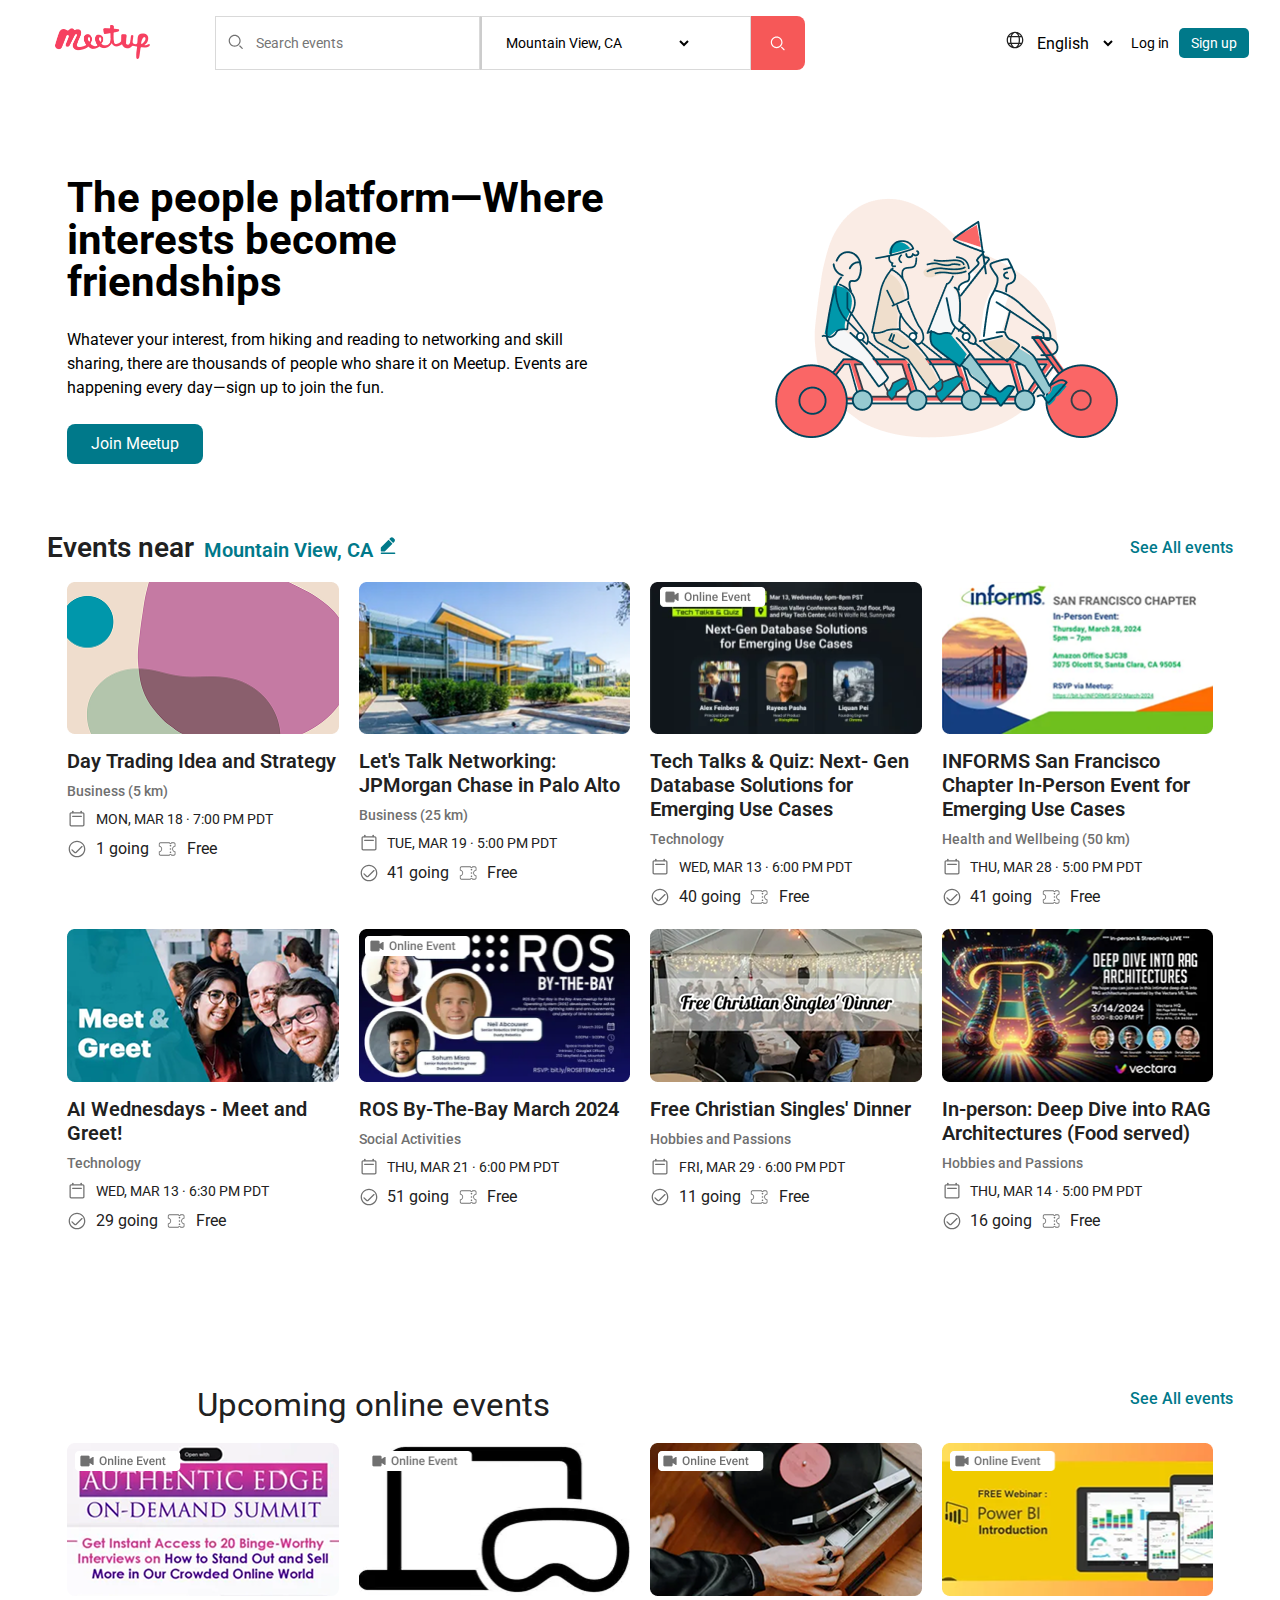
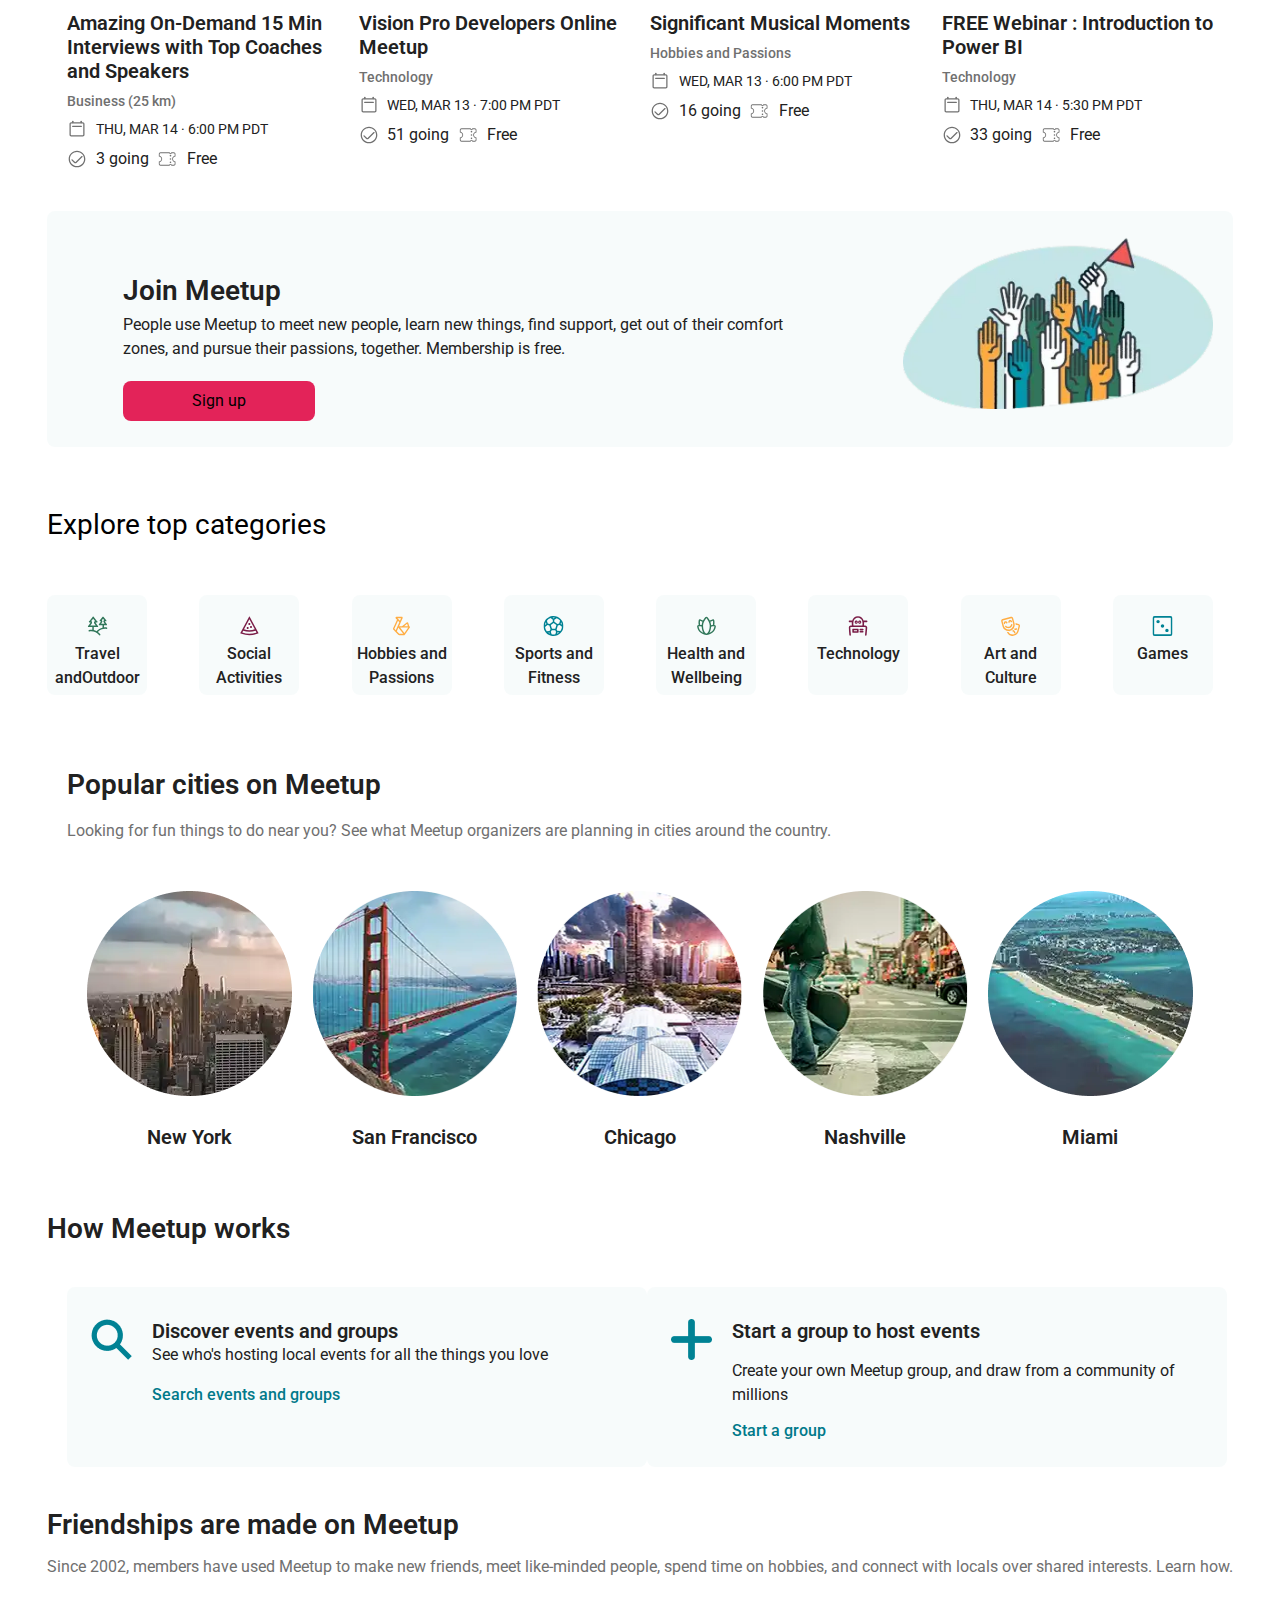
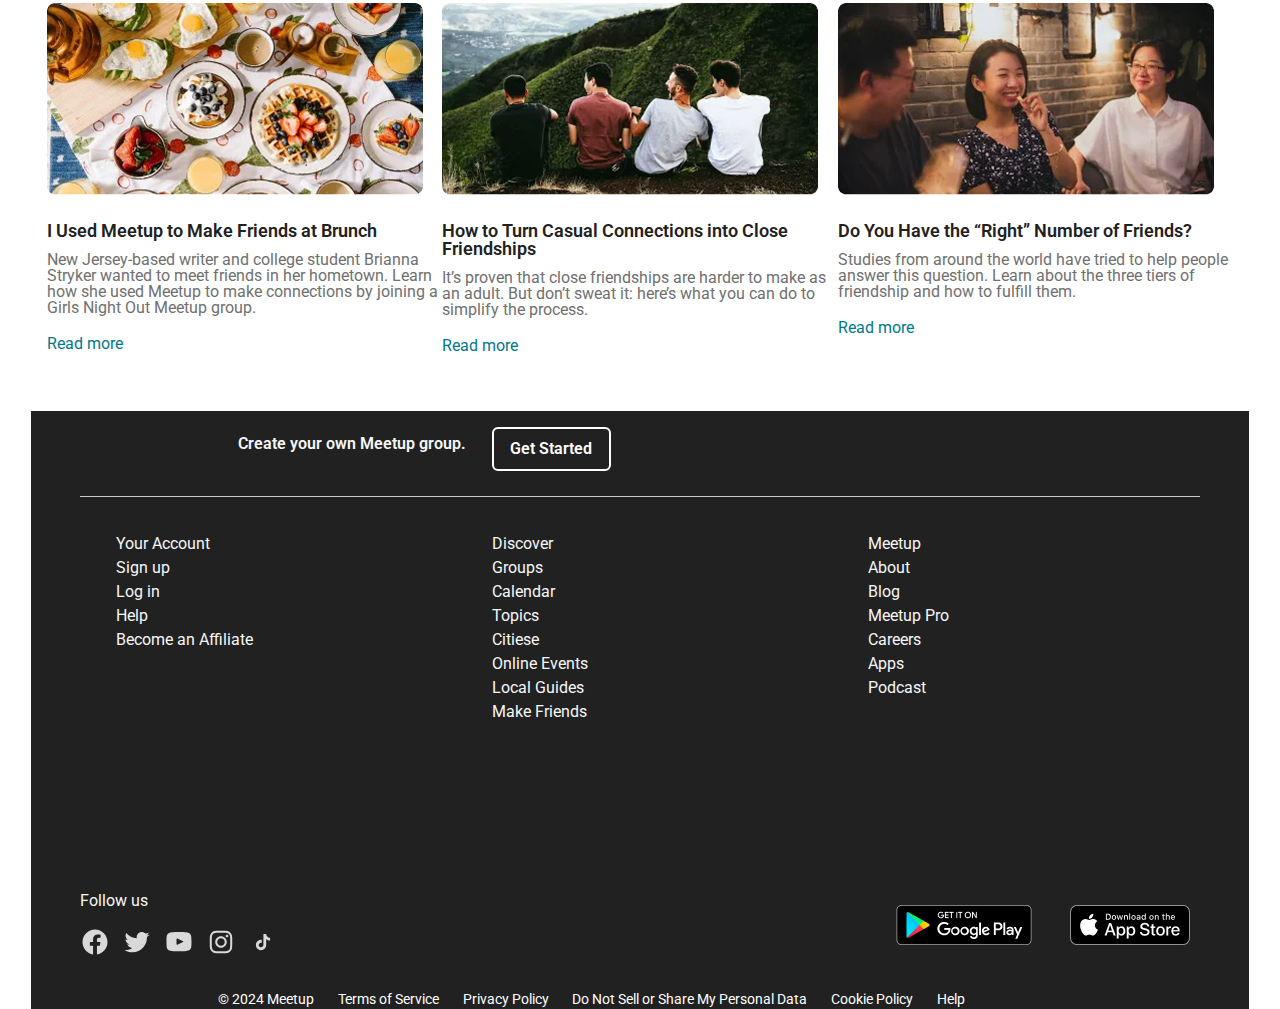
<file: index.html>
<!DOCTYPE html>
<html lang="en">
  <head>
    <meta charset="UTF-8" />
    <link rel="stylesheet" href="/styles/style.css" />
    <link
      href="https://fonts.googleapis.com/css2?family=Inter:ital,opsz,wght@0,14..32,100..900;1,14..32,100..900&family=Open+Sans:ital,wght@0,300..800;1,300..800&family=Roboto:ital,wght@0,100..900;1,100..900&display=swap"
      rel="stylesheet"
    />
    <meta name="viewport" content="width=device-width, initial-scale=1.0" />
    <title>Main</title>
  </head>
  <body>
    <div class="wrapper">
      <header class="header">
        <div class="header_container">
         <div class="option">
          <a class="header_logo" href="#">
            <img src="/assets/img/Link - Meetup logo@2x.png" alt="LogoMeetup"/></a>
         </div>
          <div class="header_search">
            <form action="#" class="search_form">
              <div class="search_group search_group--search">
                <label for="search-input">
                  <img src="/assets/svg/SVG.svg" alt="Search" />
                </label>
                <input
                  id="search-input"
                  class="search_input"
                  placeholder="Search events"
                  type="text"
                />
              </div>
              <div class="search_group search_group--states">
                <select class="search_select" id="states-select">
                  <option value="">Mountain View, CA</option>
                  <option value="state1">State1</option>
                  <option value="state2">State2</option>
                  <option value="state3">State3</option>
                </select>
              </div>
              <button type="submit" class="search_button">
                <img src="/assets/svg/Vector — копия.svg" alt="" />
              </button>
            </form>
          </div>

          <div class="header_options">
            <div class="header_language language-selector">
              <label for="language-selector">
                <img src="/assets/svg/Vector.svg" alt="vector" />
              </label>
              <select id="language-selector" class="language-selector_dropdown">
                <option value="en">English</option>
                <option value="de">Deutch</option>
                <option value="sp">Spanish</option>
              </select>
            </div>
            <div class="header_auth auth">
              <a href="#" class="auth_login">Log in</a>
              <a href="#" class="auth_signup auth_signup--text">Sign up</a>
            </div>
          </div>
        </div>
      </header>
     
     
     
      <main class="page">
        <div class="title__container">
          <div class="main_text">
            <h1>The people platform—Where interests become friendships</h1>

            <p>
              Whatever your interest, from hiking and reading to networking and
              skill sharing, there are thousands of people who share it on
              Meetup. Events are happening every day—sign up to join the fun.
            </p>
           <a href="http://127.0.0.1:5500/events.html"><button class="join_Button">Join Meetup</button></a> 
          </div>

          <div class="image__container">
            <img src="/assets/img/irl_event.svg fill.png" alt="" />
          </div>
        </div>

        <div class="menu_main">
          <div class="left-content">
            <h3 class="event">Events near</h3>
            <div class="location">
              <a class="mountain" href="">Mountain View, CA</a>
              <img src="/assets/svg/Link → SVG.svg" alt="" />
            </div>
          </div>
          <a class="allevent" href="">See All events</a>
        </div>

        <div class="event-grid">
          <div class="event-card">
            <img src="/assets/img/Link1.png" alt="event1" />
            <h4 class="title_card">Day Trading Idea and Strategy</h4>
            <p class="distance_card">Business (5 km)</p>
            <div class="schedule">
              <img src="/assets/svg/date.svg" alt="date" />
              <p>Mon, Mar 18 · 7:00 PM PDT</p>
            </div>
            <div class="ticket_card">
              <img src="/assets/svg/around.svg" alt="around" />
              <p>1 going</p>
              <img src="/assets/svg/stick.svg" alt="" />
              <p>Free</p>
            </div>
          </div>

          <div class="event-card">
            <img src="/assets/img/Link2.png" alt="event2" />
            <h4 class="title_card">
              Let's Talk Networking: JPMorgan Chase in Palo Alto
            </h4>
            <p class="distance_card">Business (25 km)</p>
            <div class="schedule">
              <img src="/assets/svg/date.svg" alt="date" />
              <p>Tue, Mar 19 · 5:00 PM PDT</p>
            </div>
            <div class="ticket_card">
              <img src="/assets/svg/around.svg" alt="around" />
              <p>41 going</p>
              <img src="/assets/svg/stick.svg" alt="" />
              <p>Free</p>
            </div>
          </div>

          <div class="event-card">
            <img src="/assets/img/Link3.png" alt="event3" />
            <h4 class="title_card">
              Tech Talks & Quiz: Next- Gen Database Solutions for Emerging Use
              Cases
            </h4>
            <p class="distance_card">Technology</p>
            <div class="schedule">
              <img src="/assets/svg/date.svg" alt="date" />
              <p>Wed, Mar 13 · 6:00 PM PDT</p>
            </div>
            <div class="ticket_card">
              <img src="/assets/svg/around.svg" alt="around" />
              <p>40 going</p>
              <img src="/assets/svg/stick.svg" alt="" />
              <p>Free</p>
            </div>
          </div>

          <div class="event-card">
            <img src="/assets/img/Link4.png" alt="event4" />
            <h4 class="title_card">
              INFORMS San Francisco Chapter In-Person Event for Emerging Use
              Cases
            </h4>
            <p class="distance_card">Health and Wellbeing (50 km)</p>
            <div class="schedule">
              <img src="/assets/svg/date.svg" alt="date" />
              <p>Thu, Mar 28 · 5:00 PM PDT</p>
            </div>
            <div class="ticket_card">
              <img src="/assets/svg/around.svg" alt="around" />
              <p>41 going</p>
              <img src="/assets/svg/stick.svg" alt="" />
              <p>Free</p>
            </div>
          </div>

          <div class="event-card">
            <img src="/assets/img/Link5.png" alt="event5" />
            <h4 class="title_card">AI Wednesdays - Meet and Greet!</h4>
            <p class="distance_card">Technology</p>
            <div class="schedule">
              <img src="/assets/svg/date.svg" alt="date" />
              <p>Wed, Mar 13 · 6:30 PM PDT</p>
            </div>
            <div class="ticket_card">
              <img src="/assets/svg/around.svg" alt="around" />
              <p>29 going</p>
              <img src="/assets/svg/stick.svg" alt="" />
              <p>Free</p>
            </div>
          </div>

          <div class="event-card">
            <img src="/assets/img/Link6.png" alt="event6" />
            <h4 class="title_card">ROS By-The-Bay March 2024</h4>
            <p class="distance_card">Social Activities</p>
            <div class="schedule">
              <img src="/assets/svg/date.svg" alt="date" />
              <p>Thu, Mar 21 · 6:00 PM PDT</p>
            </div>
            <div class="ticket_card">
              <img src="/assets/svg/around.svg" alt="around" />
              <p>51 going</p>
              <img src="/assets/svg/stick.svg" alt="" />
              <p>Free</p>
            </div>
          </div>

          <div class="event-card">
            <img src="/assets/img/Link7.png" alt="event7" />
            <h4 class="title_card">Free Christian Singles' Dinner</h4>
            <p class="distance_card">Hobbies and Passions</p>
            <div class="schedule">
              <img src="/assets/svg/date.svg" alt="date" />
              <p>Fri, Mar 29 · 6:00 PM PDT</p>
            </div>
            <div class="ticket_card">
              <img src="/assets/svg/around.svg" alt="around" />
              <p>11 going</p>
              <img src="/assets/svg/stick.svg" alt="" />
              <p>Free</p>
            </div>
          </div>

          <div class="event-card">
            <img src="/assets/img/Link8.png" alt="event8" />
            <h4 class="title_card">
              In-person: Deep Dive into RAG Architectures (Food served)
            </h4>
            <p class="distance_card">Hobbies and Passions</p>
            <div class="schedule">
              <img src="/assets/svg/date.svg" alt="date" />
              <p>Thu, Mar 14 · 5:00 PM PDT</p>
            </div>
            <div class="ticket_card">
              <img src="/assets/svg/around.svg" alt="around" />
              <p>16 going</p>
              <img src="/assets/svg/stick.svg" alt="" />
              <p>Free</p>
            </div>
          </div>
        </div>

        <div class="main_menu2">
         <div class="event_1-main">
          <h3>Upcoming online events</h3>
         </div> 
          <a class="allevent1" href="">See All events</a>
        </div>

        <div class="event-grid">
          <div class="event-card">
            <img src="/assets/img/Link9.png" alt="event9" />
            <h4 class="title_card">
              Amazing On-Demand 15 Min Interviews with Top Coaches and Speakers
            </h4>
            <p class="distance_card">Business (25 km)</p>
            <div class="schedule">
              <img src="/assets/svg/date.svg" alt="date" />
              <p>Thu, Mar 14 · 6:00 PM PDT</p>
            </div>
            <div class="ticket_card">
              <img src="/assets/svg/around.svg" alt="around" />
              <p>3 going</p>
              <img src="/assets/svg/stick.svg" alt="" />
              <p>Free</p>
            </div>
          </div>

          <div class="event-card">
            <img src="/assets/img/Link10.png" alt="event10" />
            <h4 class="title_card">Vision Pro Developers Online Meetup</h4>
            <p class="distance_card">Technology</p>
            <div class="schedule">
              <img src="/assets/svg/date.svg" alt="date" />
              <p>Wed, Mar 13 · 7:00 PM PDT</p>
            </div>
            <div class="ticket_card">
              <img src="/assets/svg/around.svg" alt="around" />
              <p>51 going</p>
              <img src="/assets/svg/stick.svg" alt="" />
              <p>Free</p>
            </div>
          </div>

          <div class="event-card">
            <img src="/assets/img/Link11.png" alt="event11" />
            <h4 class="title_card">Significant Musical Moments</h4>
            <p class="distance_card">Hobbies and Passions</p>
            <div class="schedule">
              <img src="/assets/svg/date.svg" alt="date" />
              <p>Wed, Mar 13 · 6:00 PM PDT</p>
            </div>
            <div class="ticket_card">
              <img src="/assets/svg/around.svg" alt="around" />
              <p>16 going</p>
              <img src="/assets/svg/stick.svg" alt="" />
              <p>Free</p>
            </div>
          </div>

          <div class="event-card">
            <img src="/assets/img/Link12.png" alt="event12" />
            <h4 class="title_card">FREE Webinar : Introduction to Power BI</h4>
            <p class="distance_card">Technology</p>
            <div class="schedule">
              <img src="/assets/svg/date.svg" alt="date" />
              <p>Thu, Mar 14 · 5:30 PM PDT</p>
            </div>
            <div class="ticket_card">
              <img src="/assets/svg/around.svg" alt="around" />
              <p>33 going</p>
              <img src="/assets/svg/stick.svg" alt="" />
              <p>Free</p>
            </div>
          </div>
        </div>
        <div class="join_Meetup">
            <div class="left_site">
                <h3 class="title_join--Meetup">Join Meetup</h3>
                <p class="text_join--Meetup">
                  People use Meetup to meet new people, learn new things, find
                  support, get out of their comfort zones, and pursue their passions,
                  together. Membership is free.
                </p>
                <button class="join_signup">Sign up</button>
            </div>
          <div class="image_meetup">
            <img src="/assets/img/image (1).png" alt="">
            </div>
        </div>
         <div class="type_events">
          <div class="type_title"><h4>Explore top categories</h4></div>
            <div class="type_events-category">
                
              <div class="icon">
              <img src="/assets/svg/travel_and_outdoor.svg.svg" alt="outdoor">
              <p class="type_p">Travel andOutdoor</p>
              </div>

              <div class="icon">
              <img src="/assets/svg/social_activities.svg.svg" alt="activities">
              <p class="type_p">Social Activities</p>
              </div>

              <div class="icon">
              <img src="/assets/svg/hobbies_and_passions.svg.svg" alt="hobbies">
              <p class="type_p">Hobbies and Passions</p>
              </div>

              <div class="icon">
              <img src="/assets/svg/sports_and_fitness.svg.svg" alt="sports">
              <p class="type_p">Sports and Fitness</p>
              </div>

              <div class="icon">
              <img src="/assets/svg/health_and_wellness.svg.svg" alt="health">
              <p class="type_p">Health and Wellbeing</p>
              </div>

              <div class="icon">
              <img src="/assets/svg/technology.svg.svg" alt="Technology">
              <p class="type_p">Technology</p>
              </div>

              <div class="icon">
              <img src="/assets/svg/art_and_culture.svg.svg" alt="Culture">
              <p class="type_p">Art and Culture</p>
              </div>

              <div class="icon">
              <img src="/assets/svg/games.svg.svg" alt="Games">
              <p class="type_p">Games</p></div> 
              </div>
        </div>
       
       
        <div class="popular_cities">
            <div class="popular_cities--main">
              <h3 class="popular_cities--title">Popular cities on Meetup</h3>
              <p class="popular_cities--text">Looking for fun things to do near you? See what Meetup organizers are planning in cities around the country.</p>
            </div>
    
            <div class="images_cytes">

                <div>
                    <img class="cytes_photo" src="/assets/img/Link → new_york.webp.png" alt="New York">
                    <h4 class="title_cytes">New York</h4>
                </div>

                <div>
                    <img class="cytes_photo" src="/assets/img/Link → san_francisco.webp.png" alt="San Francisco">
                    <h4 class="title_cytes">San Francisco</h4>
                </div>

                <div>
                    <img class="cytes_photo" src="/assets/img/Link → chicago.webp.png" alt="Chicago">
                    <h4 class="title_cytes">Chicago</h4>
                </div>

                <div>
                    <img class="cytes_photo" src="/assets/img/Link → nashville.webp.png" alt="Nashville">
                    <h4 class="title_cytes">Nashville</h4>
                </div>
                
                <div>
                <img class="cytes_photo" src="/assets/img/Link → miami.webp.png" alt="Miami">
                    <h4 class="title_cytes">Miami</h4>
                </div>
            </div>

        </div>

        <h3 class="title_discover" >How Meetup works</h3>
          <div class="meetup_works">
          <div class="discover">
            <img src="/assets/img/search.svg.png" alt="search">
            <div class="text_block">
              <h4 class="discovers_title">Discover events and groups</h4>
            <p class="discover_text">See who's hosting local events for all the things
              you love</p>
            <a class="web_search-title" href="#">Search events and groups</a>
            </div>
          </div>

         
          <div class="start_group">

            <img src="/assets/img/plus.svg fill.png" alt="start">
            <div class="text_block">
              <h4 class="start_title">Start a group to host events</h4>
            <p class="start_text">Create your own Meetup group, and draw from a
              community of millions</p>

              <a class="start_web" href="#">Start a group</a>
            </div>
          </div>
        </div>
        
        <div class="made_titile">
          <h3 class="friendship_meetup">Friendships are made on Meetup</h3>
          <p class="text_friendship_meetup">Since 2002, members have used Meetup to make new friends, meet like-minded people, spend time on hobbies, and
            connect with locals over shared interests. Learn how.</p>
        </div>


       <div class="main3_menu">

        <div class="card_brunch">
          <img src="/assets/img/Link → first_article.webp.png" alt="brakfest" />
          <h4 class="titile_brunch">I Used Meetup to Make Friends at
            Brunch</h4>
          <p class="text_branch">New Jersey-based writer and college student
            Brianna Stryker wanted to meet friends in her
            hometown. Learn how she used Meetup to make
            connections by joining a Girls Night Out Meetup
            group.</p>
          <a class="web_brunch" href="#">Read more</a>
          </div>

          <div class="card_friendships">
            <img src="/assets/img/Link → second_article.webp.png" alt="friendships" />
            <h4 class="titile_brunch">How to Turn Casual Connections into
              Close Friendships</h4>
            <p class="text_branch">It’s proven that close friendships are harder to
              make as an adult. But don’t sweat it: here’s what
              you can do to simplify the process.</p>
            <a class="web_brunch" href="#">Read more</a>
            </div>

            <div class="card_right">
              <img src="/assets/img/Link → third_article.webp.png" alt="right" />
              <h4 class="titile_brunch">Do You Have the “Right” Number of
                Friends?</h4>
              <p class="text_branch">Studies from around the world have tried to help
                people answer this question. Learn about the
                three tiers of friendship and how to fulfill them.</p>
              <a class="web_brunch" href="#">Read more</a>
              </div>
       </div>

      </main>
     
      <footer class="footer">
        <div class="footer_container">
          <div class="footer_navigation"><h4 class="fotter_title">Create your own Meetup group.</h4>
            <button class="footer_button">Get Started</button></div>
          
        </div>

        <hr class="full-width-line" />
          
        
        <nav class="footer_nav">
            
            <ul>
              <li>Your Account</li>
              <li><a href="#">Sign up</a></li>
              <li><a href="#">Log in</a></li>
              <li><a href="#">Help</a></li>
              <li><a href="#">Become an Affiliate</a></li>
            </ul>


            <ul>
              <li>Discover</li>
              <li><a href="#">Groups</a></li>
              <li><a href="#">Calendar</a></li>
              <li><a href="#">Topics</a></li>
              <li><a href="#">Citiese</a></li>
              <li><a href="#">Online Events</a></li>
              <li><a href="#">Local Guides</a></li>
              <li><a href="#">Make Friends</a></li>
            </ul>


            <ul>
              <li>Meetup</li>
              <li><a href="#">About</a></li>
              <li><a href="#">Blog</a></li>
              <li><a href="#">Meetup Pro</a></li>
              <li><a href="#">Careers</a></li>
              <li><a href="#">Apps</a></li>
              <li><a href="#">Podcast</a></li>
            </ul>
          </nav>
          
          <div class="follow">
            <div class="follow_left">
              <p>Follow us</p>
            <div class="social_icons">
              <img src="/assets/svg/Link - Meetup on Facebook → SVG.svg" alt="Facebook">
            <img src="/assets/svg/Link - Meetup on Twitter → SVG.svg" alt="Twitter">
            <img src="/assets/svg/Link - Meetup on YouTube → SVG.svg" alt="YouTube">
            <img src="/assets/svg/Link - Instagram → SVG.svg" alt="Instagram">
            <img src="/assets/svg/Link - TikTok → SVG.svg" alt="TikTok">
              </div>
            </div>
            
            <div class="getOn">
              <img src="/assets/img/download_en-US.svg fill.png" alt="GooglePay">
              <img src="/assets/img/download_en-US.svg fill (1).png" alt="AppStore">
            </div>
          </div>

            <div class="ended">

            <p class="logo-adaptiv">© 2024 Meetup</p>

            <p class="footer_hidden">Terms of Service</p>
            <p class = "footer_hidden">Privacy Policy</p>
            <p class = "footer_hidden">Do Not Sell or Share My Personal Data</p>
            <p class = "footer_hidden">Cookie Policy</p>
            <P class = "footer_hidden">Help</P>


            </div>

          </div>

      </footer>
    </div>

    <script src="/scripts/app.js"></script>
  </body>
</html>
</file>
<file: styles/style.css>
@import url("resetstyles.css");
@import url("styleheader.css"); 
@import url("main.css");
@import url("footer.css");
</file>
